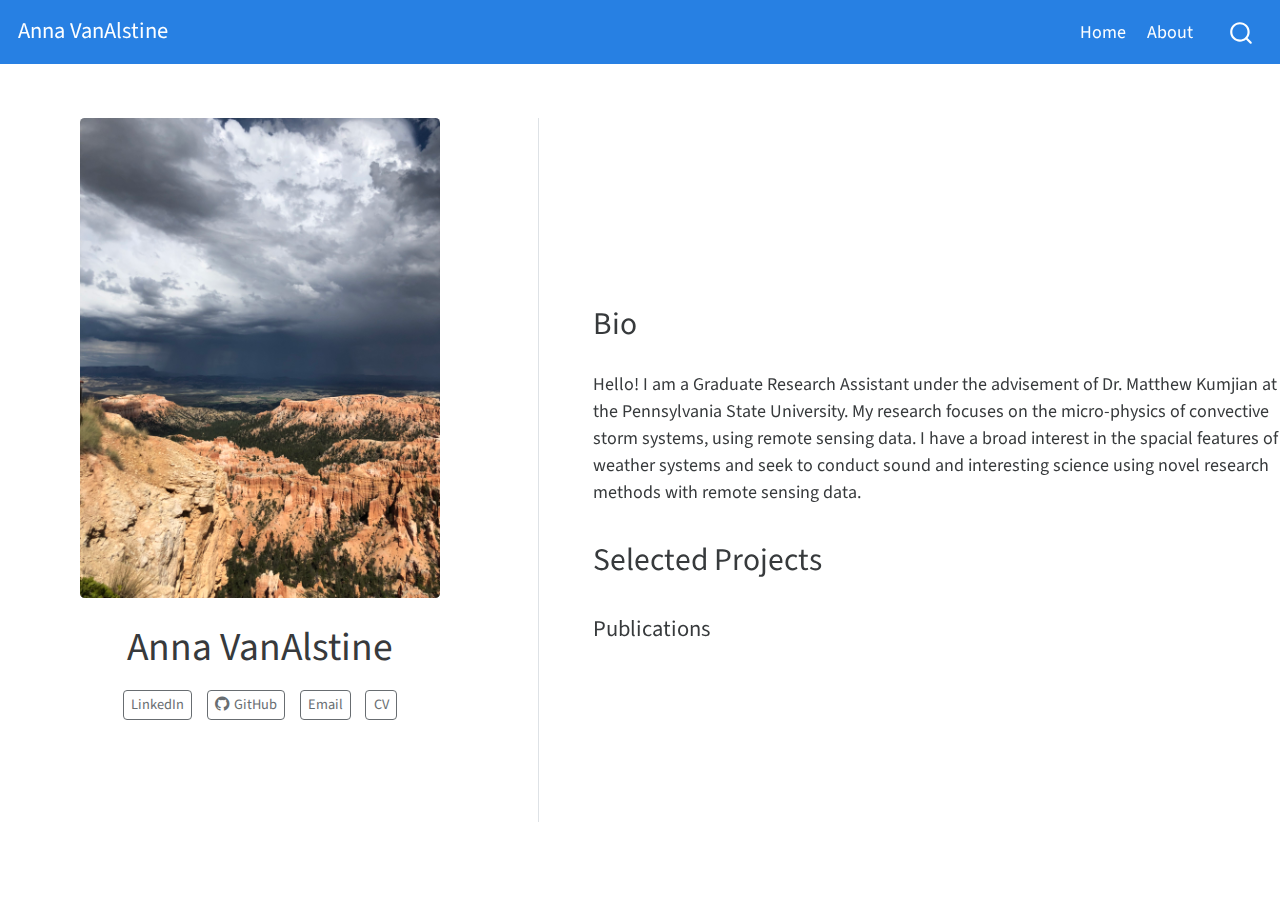
<file: _docs/index.html>
<!DOCTYPE html>
<html xmlns="http://www.w3.org/1999/xhtml" lang="en" xml:lang="en"><head>

<meta charset="utf-8">
<meta name="generator" content="quarto-1.1.189">

<meta name="viewport" content="width=device-width, initial-scale=1.0, user-scalable=yes">


<title>Anna VanAlstine</title>
<style>
code{white-space: pre-wrap;}
span.smallcaps{font-variant: small-caps;}
div.columns{display: flex; gap: min(4vw, 1.5em);}
div.column{flex: auto; overflow-x: auto;}
div.hanging-indent{margin-left: 1.5em; text-indent: -1.5em;}
ul.task-list{list-style: none;}
ul.task-list li input[type="checkbox"] {
  width: 0.8em;
  margin: 0 0.8em 0.2em -1.6em;
  vertical-align: middle;
}
</style>


<script src="site_libs/quarto-nav/quarto-nav.js"></script>
<script src="site_libs/quarto-nav/headroom.min.js"></script>
<script src="site_libs/clipboard/clipboard.min.js"></script>
<script src="site_libs/quarto-search/autocomplete.umd.js"></script>
<script src="site_libs/quarto-search/fuse.min.js"></script>
<script src="site_libs/quarto-search/quarto-search.js"></script>
<meta name="quarto:offset" content="./">
<script src="site_libs/quarto-html/quarto.js"></script>
<script src="site_libs/quarto-html/popper.min.js"></script>
<script src="site_libs/quarto-html/tippy.umd.min.js"></script>
<link href="site_libs/quarto-html/tippy.css" rel="stylesheet">
<link href="site_libs/quarto-html/quarto-syntax-highlighting.css" rel="stylesheet" id="quarto-text-highlighting-styles">
<script src="site_libs/bootstrap/bootstrap.min.js"></script>
<link href="site_libs/bootstrap/bootstrap-icons.css" rel="stylesheet">
<link href="site_libs/bootstrap/bootstrap.min.css" rel="stylesheet" id="quarto-bootstrap" data-mode="light">
<script id="quarto-search-options" type="application/json">{
  "location": "navbar",
  "copy-button": false,
  "collapse-after": 3,
  "panel-placement": "end",
  "type": "overlay",
  "limit": 20,
  "language": {
    "search-no-results-text": "No results",
    "search-matching-documents-text": "matching documents",
    "search-copy-link-title": "Copy link to search",
    "search-hide-matches-text": "Hide additional matches",
    "search-more-match-text": "more match in this document",
    "search-more-matches-text": "more matches in this document",
    "search-clear-button-title": "Clear",
    "search-detached-cancel-button-title": "Cancel",
    "search-submit-button-title": "Submit"
  }
}</script>


<link rel="stylesheet" href="styles.css">
</head>

<body class="nav-fixed fullcontent">

<div id="quarto-search-results"></div>
  <header id="quarto-header" class="headroom fixed-top">
    <nav class="navbar navbar-expand-lg navbar-dark ">
      <div class="navbar-container container-fluid">
      <div class="navbar-brand-container">
    <a class="navbar-brand" href="./index.html">
    <span class="navbar-title">Anna VanAlstine</span>
    </a>
  </div>
          <button class="navbar-toggler" type="button" data-bs-toggle="collapse" data-bs-target="#navbarCollapse" aria-controls="navbarCollapse" aria-expanded="false" aria-label="Toggle navigation" onclick="if (window.quartoToggleHeadroom) { window.quartoToggleHeadroom(); }">
  <span class="navbar-toggler-icon"></span>
</button>
          <div class="collapse navbar-collapse" id="navbarCollapse">
            <ul class="navbar-nav navbar-nav-scroll ms-auto">
  <li class="nav-item">
    <a class="nav-link active" href="./index.html" aria-current="page">Home</a>
  </li>  
  <li class="nav-item">
    <a class="nav-link" href="./about.html">About</a>
  </li>  
</ul>
              <div id="quarto-search" class="" title="Search"></div>
          </div> <!-- /navcollapse -->
      </div> <!-- /container-fluid -->
    </nav>
</header>
<!-- content -->
<div id="quarto-content" class="quarto-container page-columns page-rows-contents page-layout-article page-navbar">
<!-- sidebar -->
<!-- margin-sidebar -->
    
<!-- main -->
<div class="quarto-about-trestles page-columns page-full">
  <div class="about-entity">
    <img src="IMG_9743.jpg" class="about-image
  rounded " style="width: 20em;">
<header id="title-block-header" class="quarto-title-block default">
<div class="quarto-title">
<h1 class="title">Anna VanAlstine</h1>
</div>
<div class="quarto-title-meta">
  </div>
</header>
    <div class="about-links">
  <a href="https://linkedin.com/in/anna-vanalstine-0561b661" class="about-link">
     <span class="about-link-text">LinkedIn</span>
  </a>
  <a href="https://github.com/kpastate81" class="about-link">
    <i class="bi bi-github"></i>
     <span class="about-link-text">GitHub</span>
  </a>
  <a href="" class="about-link">
     <span class="about-link-text">Email</span>
  </a>
  <a href="" class="about-link">
     <span class="about-link-text">CV</span>
  </a>
</div>
  </div>
  <div class="about-contents page-columns page-full"><main class="content page-columns page-full" id="quarto-document-content">
<div class="column-page">
<section id="bio" class="level2">
<h2 data-anchor-id="bio">Bio</h2>
<p>Hello! I am a Graduate Research Assistant under the advisement of Dr.&nbsp;Matthew Kumjian at the Pennsylvania State University. My research focuses on the micro-physics of convective storm systems, using remote sensing data. I have a broad interest in the spacial features of weather systems and seek to conduct sound and interesting science using novel research methods with remote sensing data.</p>
<!--On this site I keep a list of [my publications](papers), [presentations](presentations), and my CV.-->
<p>
</p>
</section>
<section id="selected-projects" class="level2">
<h2 data-anchor-id="selected-projects">Selected Projects</h2>
<section id="publications" class="level4">
<h4 data-anchor-id="publications">Publications</h4>
</section>
</section>
</div>


</main></div>
</div>
 <!-- /main -->
<script id="quarto-html-after-body" type="application/javascript">
window.document.addEventListener("DOMContentLoaded", function (event) {
  const toggleBodyColorMode = (bsSheetEl) => {
    const mode = bsSheetEl.getAttribute("data-mode");
    const bodyEl = window.document.querySelector("body");
    if (mode === "dark") {
      bodyEl.classList.add("quarto-dark");
      bodyEl.classList.remove("quarto-light");
    } else {
      bodyEl.classList.add("quarto-light");
      bodyEl.classList.remove("quarto-dark");
    }
  }
  const toggleBodyColorPrimary = () => {
    const bsSheetEl = window.document.querySelector("link#quarto-bootstrap");
    if (bsSheetEl) {
      toggleBodyColorMode(bsSheetEl);
    }
  }
  toggleBodyColorPrimary();  
  const clipboard = new window.ClipboardJS('.code-copy-button', {
    target: function(trigger) {
      return trigger.previousElementSibling;
    }
  });
  clipboard.on('success', function(e) {
    // button target
    const button = e.trigger;
    // don't keep focus
    button.blur();
    // flash "checked"
    button.classList.add('code-copy-button-checked');
    var currentTitle = button.getAttribute("title");
    button.setAttribute("title", "Copied!");
    setTimeout(function() {
      button.setAttribute("title", currentTitle);
      button.classList.remove('code-copy-button-checked');
    }, 1000);
    // clear code selection
    e.clearSelection();
  });
  function tippyHover(el, contentFn) {
    const config = {
      allowHTML: true,
      content: contentFn,
      maxWidth: 500,
      delay: 100,
      arrow: false,
      appendTo: function(el) {
          return el.parentElement;
      },
      interactive: true,
      interactiveBorder: 10,
      theme: 'quarto',
      placement: 'bottom-start'
    };
    window.tippy(el, config); 
  }
  const noterefs = window.document.querySelectorAll('a[role="doc-noteref"]');
  for (var i=0; i<noterefs.length; i++) {
    const ref = noterefs[i];
    tippyHover(ref, function() {
      // use id or data attribute instead here
      let href = ref.getAttribute('data-footnote-href') || ref.getAttribute('href');
      try { href = new URL(href).hash; } catch {}
      const id = href.replace(/^#\/?/, "");
      const note = window.document.getElementById(id);
      return note.innerHTML;
    });
  }
  var bibliorefs = window.document.querySelectorAll('a[role="doc-biblioref"]');
  for (var i=0; i<bibliorefs.length; i++) {
    const ref = bibliorefs[i];
    const cites = ref.parentNode.getAttribute('data-cites').split(' ');
    tippyHover(ref, function() {
      var popup = window.document.createElement('div');
      cites.forEach(function(cite) {
        var citeDiv = window.document.createElement('div');
        citeDiv.classList.add('hanging-indent');
        citeDiv.classList.add('csl-entry');
        var biblioDiv = window.document.getElementById('ref-' + cite);
        if (biblioDiv) {
          citeDiv.innerHTML = biblioDiv.innerHTML;
        }
        popup.appendChild(citeDiv);
      });
      return popup.innerHTML;
    });
  }
});
</script>
</div> <!-- /content -->



</body></html>
</file>
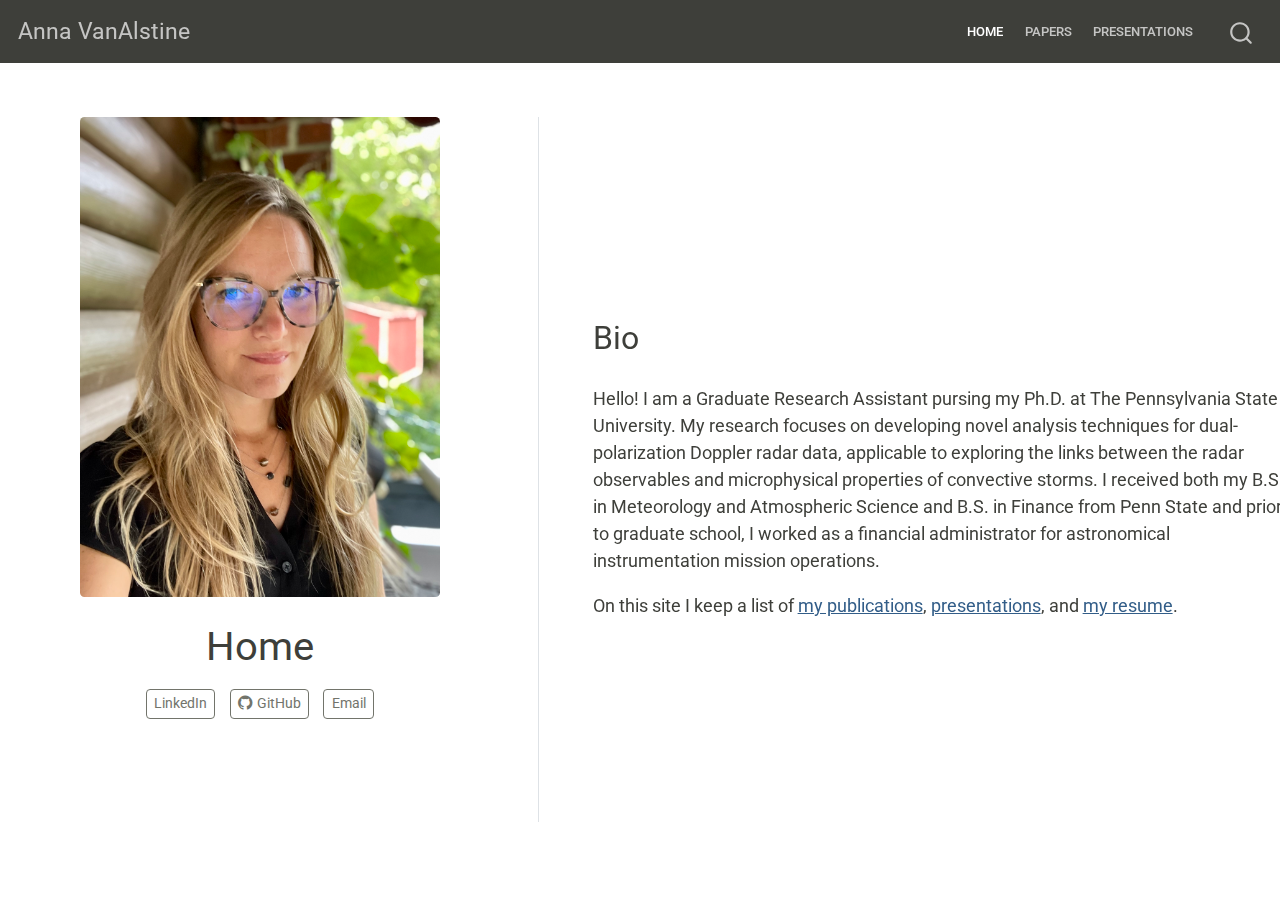
<file: docs/index.html>
<!DOCTYPE html>
<html xmlns="http://www.w3.org/1999/xhtml" lang="en" xml:lang="en"><head>

<meta charset="utf-8">
<meta name="generator" content="quarto-1.2.335">

<meta name="viewport" content="width=device-width, initial-scale=1.0, user-scalable=yes">


<title>Anna VanAlstine - Home</title>
<style>
code{white-space: pre-wrap;}
span.smallcaps{font-variant: small-caps;}
div.columns{display: flex; gap: min(4vw, 1.5em);}
div.column{flex: auto; overflow-x: auto;}
div.hanging-indent{margin-left: 1.5em; text-indent: -1.5em;}
ul.task-list{list-style: none;}
ul.task-list li input[type="checkbox"] {
  width: 0.8em;
  margin: 0 0.8em 0.2em -1.6em;
  vertical-align: middle;
}
</style>


<script src="site_libs/quarto-nav/quarto-nav.js"></script>
<script src="site_libs/quarto-nav/headroom.min.js"></script>
<script src="site_libs/clipboard/clipboard.min.js"></script>
<script src="site_libs/quarto-search/autocomplete.umd.js"></script>
<script src="site_libs/quarto-search/fuse.min.js"></script>
<script src="site_libs/quarto-search/quarto-search.js"></script>
<meta name="quarto:offset" content="./">
<script src="site_libs/quarto-html/quarto.js"></script>
<script src="site_libs/quarto-html/popper.min.js"></script>
<script src="site_libs/quarto-html/tippy.umd.min.js"></script>
<link href="site_libs/quarto-html/tippy.css" rel="stylesheet">
<link href="site_libs/quarto-html/quarto-syntax-highlighting.css" rel="stylesheet" id="quarto-text-highlighting-styles">
<script src="site_libs/bootstrap/bootstrap.min.js"></script>
<link href="site_libs/bootstrap/bootstrap-icons.css" rel="stylesheet">
<link href="site_libs/bootstrap/bootstrap.min.css" rel="stylesheet" id="quarto-bootstrap" data-mode="light">
<script id="quarto-search-options" type="application/json">{
  "location": "navbar",
  "copy-button": false,
  "collapse-after": 3,
  "panel-placement": "end",
  "type": "overlay",
  "limit": 20,
  "language": {
    "search-no-results-text": "No results",
    "search-matching-documents-text": "matching documents",
    "search-copy-link-title": "Copy link to search",
    "search-hide-matches-text": "Hide additional matches",
    "search-more-match-text": "more match in this document",
    "search-more-matches-text": "more matches in this document",
    "search-clear-button-title": "Clear",
    "search-detached-cancel-button-title": "Cancel",
    "search-submit-button-title": "Submit"
  }
}</script>


<link rel="stylesheet" href="styles.css">
</head>

<body class="nav-fixed fullcontent">

<div id="quarto-search-results"></div>
  <header id="quarto-header" class="headroom fixed-top">
    <nav class="navbar navbar-expand-lg navbar-dark ">
      <div class="navbar-container container-fluid">
      <div class="navbar-brand-container">
    <a class="navbar-brand" href="./index.html">
    <span class="navbar-title">Anna VanAlstine</span>
    </a>
  </div>
          <button class="navbar-toggler" type="button" data-bs-toggle="collapse" data-bs-target="#navbarCollapse" aria-controls="navbarCollapse" aria-expanded="false" aria-label="Toggle navigation" onclick="if (window.quartoToggleHeadroom) { window.quartoToggleHeadroom(); }">
  <span class="navbar-toggler-icon"></span>
</button>
          <div class="collapse navbar-collapse" id="navbarCollapse">
            <ul class="navbar-nav navbar-nav-scroll ms-auto">
  <li class="nav-item">
    <a class="nav-link active" href="./index.html" aria-current="page">
 <span class="menu-text">Home</span></a>
  </li>  
  <li class="nav-item">
    <a class="nav-link" href="./papers">
 <span class="menu-text">Papers</span></a>
  </li>  
  <li class="nav-item">
    <a class="nav-link" href="./presentations">
 <span class="menu-text">Presentations</span></a>
  </li>  
</ul>
              <div id="quarto-search" class="" title="Search"></div>
          </div> <!-- /navcollapse -->
      </div> <!-- /container-fluid -->
    </nav>
</header>
<!-- content -->
<div id="quarto-content" class="quarto-container page-columns page-rows-contents page-layout-article page-navbar">
<!-- sidebar -->
<!-- margin-sidebar -->
    
<!-- main -->
<div class="quarto-about-trestles page-columns page-full">
  <div class="about-entity">
    <img src="IMG_6429.jpg" class="about-image
  rounded " style="width: 20em;">
<header id="title-block-header" class="quarto-title-block default">
<div class="quarto-title">
<h1 class="title">Home</h1>
</div>
<div class="quarto-title-meta">
  </div>
</header>
    <div class="about-links">
  <a href="https://linkedin.com/in/anna-vanalstine-0561b661" class="about-link">
     <span class="about-link-text">LinkedIn</span>
  </a>
  <a href="https://github.com/kpastate81" class="about-link">
    <i class="bi bi-github"></i>
     <span class="about-link-text">GitHub</span>
  </a>
  <a href="mailto:aev5019@psu.edu" class="about-link">
     <span class="about-link-text">Email</span>
  </a>
</div>
  </div>
  <div class="about-contents page-columns page-full"><main class="content page-columns page-full" id="quarto-document-content">
<section id="bio" class="level2 column-page">
<h2 data-anchor-id="bio">Bio</h2>
<p>Hello! I am a Graduate Research Assistant pursing my Ph.D.&nbsp;at The Pennsylvania State University. My research focuses on developing novel analysis techniques for dual-polarization Doppler radar data, applicable to exploring the links between the radar observables and microphysical properties of convective storms. I received both my B.S. in Meteorology and Atmospheric Science and B.S. in Finance from Penn State and prior to graduate school, I worked as a financial administrator for astronomical instrumentation mission operations.</p>
<p>On this site I keep a list of <a href="papers">my publications</a>, <a href="presentations">presentations</a>, and <a href="resume.pdf">my resume</a>.</p>
<p>
</p>
<!--### Selected Projects
#### Publications-->
</section>


</main></div>
</div>
 <!-- /main -->
<script id="quarto-html-after-body" type="application/javascript">
window.document.addEventListener("DOMContentLoaded", function (event) {
  const toggleBodyColorMode = (bsSheetEl) => {
    const mode = bsSheetEl.getAttribute("data-mode");
    const bodyEl = window.document.querySelector("body");
    if (mode === "dark") {
      bodyEl.classList.add("quarto-dark");
      bodyEl.classList.remove("quarto-light");
    } else {
      bodyEl.classList.add("quarto-light");
      bodyEl.classList.remove("quarto-dark");
    }
  }
  const toggleBodyColorPrimary = () => {
    const bsSheetEl = window.document.querySelector("link#quarto-bootstrap");
    if (bsSheetEl) {
      toggleBodyColorMode(bsSheetEl);
    }
  }
  toggleBodyColorPrimary();  
  const clipboard = new window.ClipboardJS('.code-copy-button', {
    target: function(trigger) {
      return trigger.previousElementSibling;
    }
  });
  clipboard.on('success', function(e) {
    // button target
    const button = e.trigger;
    // don't keep focus
    button.blur();
    // flash "checked"
    button.classList.add('code-copy-button-checked');
    var currentTitle = button.getAttribute("title");
    button.setAttribute("title", "Copied!");
    let tooltip;
    if (window.bootstrap) {
      button.setAttribute("data-bs-toggle", "tooltip");
      button.setAttribute("data-bs-placement", "left");
      button.setAttribute("data-bs-title", "Copied!");
      tooltip = new bootstrap.Tooltip(button, 
        { trigger: "manual", 
          customClass: "code-copy-button-tooltip",
          offset: [0, -8]});
      tooltip.show();    
    }
    setTimeout(function() {
      if (tooltip) {
        tooltip.hide();
        button.removeAttribute("data-bs-title");
        button.removeAttribute("data-bs-toggle");
        button.removeAttribute("data-bs-placement");
      }
      button.setAttribute("title", currentTitle);
      button.classList.remove('code-copy-button-checked');
    }, 1000);
    // clear code selection
    e.clearSelection();
  });
  function tippyHover(el, contentFn) {
    const config = {
      allowHTML: true,
      content: contentFn,
      maxWidth: 500,
      delay: 100,
      arrow: false,
      appendTo: function(el) {
          return el.parentElement;
      },
      interactive: true,
      interactiveBorder: 10,
      theme: 'quarto',
      placement: 'bottom-start'
    };
    window.tippy(el, config); 
  }
  const noterefs = window.document.querySelectorAll('a[role="doc-noteref"]');
  for (var i=0; i<noterefs.length; i++) {
    const ref = noterefs[i];
    tippyHover(ref, function() {
      // use id or data attribute instead here
      let href = ref.getAttribute('data-footnote-href') || ref.getAttribute('href');
      try { href = new URL(href).hash; } catch {}
      const id = href.replace(/^#\/?/, "");
      const note = window.document.getElementById(id);
      return note.innerHTML;
    });
  }
  const findCites = (el) => {
    const parentEl = el.parentElement;
    if (parentEl) {
      const cites = parentEl.dataset.cites;
      if (cites) {
        return {
          el,
          cites: cites.split(' ')
        };
      } else {
        return findCites(el.parentElement)
      }
    } else {
      return undefined;
    }
  };
  var bibliorefs = window.document.querySelectorAll('a[role="doc-biblioref"]');
  for (var i=0; i<bibliorefs.length; i++) {
    const ref = bibliorefs[i];
    const citeInfo = findCites(ref);
    if (citeInfo) {
      tippyHover(citeInfo.el, function() {
        var popup = window.document.createElement('div');
        citeInfo.cites.forEach(function(cite) {
          var citeDiv = window.document.createElement('div');
          citeDiv.classList.add('hanging-indent');
          citeDiv.classList.add('csl-entry');
          var biblioDiv = window.document.getElementById('ref-' + cite);
          if (biblioDiv) {
            citeDiv.innerHTML = biblioDiv.innerHTML;
          }
          popup.appendChild(citeDiv);
        });
        return popup.innerHTML;
      });
    }
  }
});
</script>
</div> <!-- /content -->



</body></html>
</file>
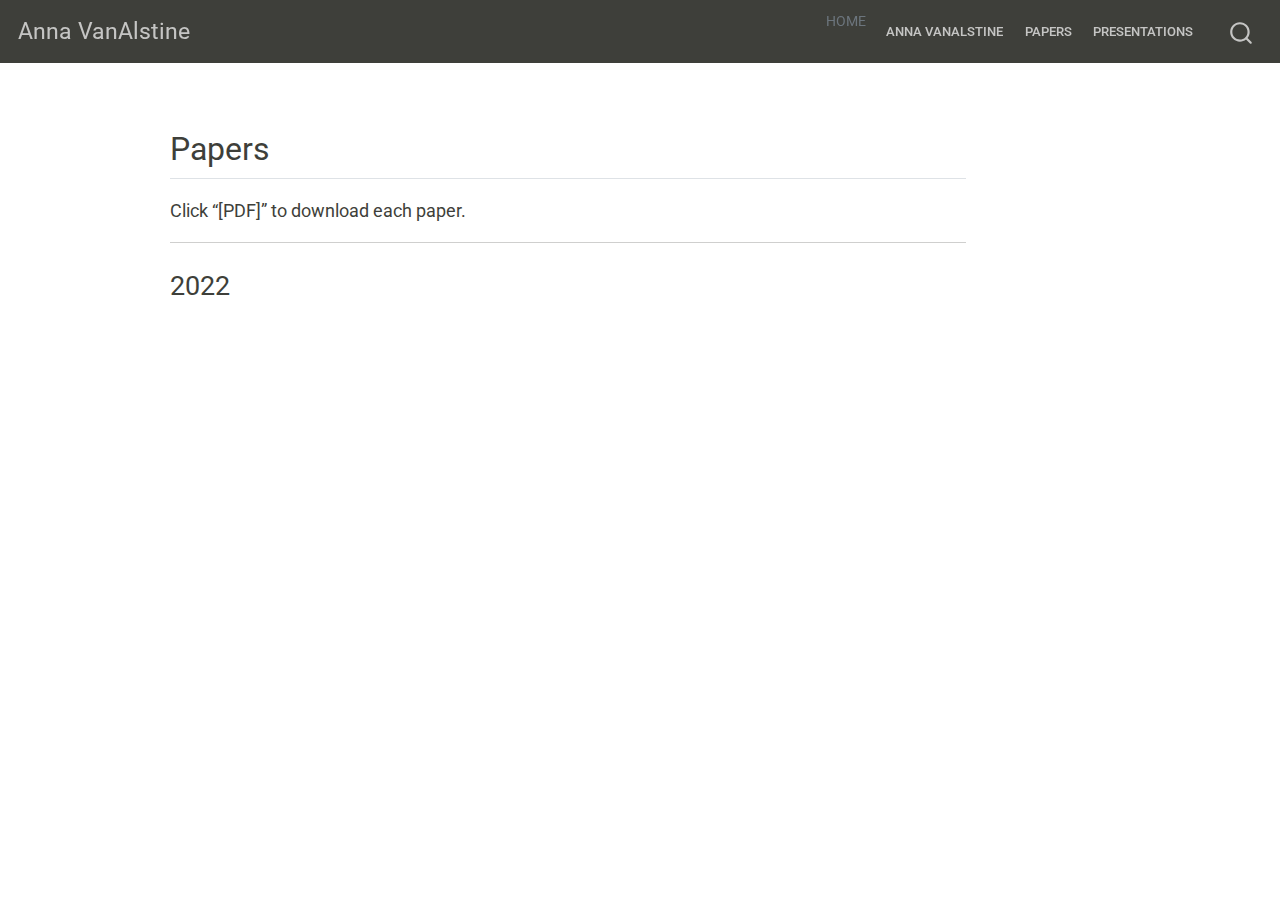
<file: docs/papers/index.html>
<!DOCTYPE html>
<html xmlns="http://www.w3.org/1999/xhtml" lang="en" xml:lang="en"><head>

<meta charset="utf-8">
<meta name="generator" content="quarto-1.2.335">

<meta name="viewport" content="width=device-width, initial-scale=1.0, user-scalable=yes">


<title>Anna VanAlstine – index</title>
<style>
code{white-space: pre-wrap;}
span.smallcaps{font-variant: small-caps;}
div.columns{display: flex; gap: min(4vw, 1.5em);}
div.column{flex: auto; overflow-x: auto;}
div.hanging-indent{margin-left: 1.5em; text-indent: -1.5em;}
ul.task-list{list-style: none;}
ul.task-list li input[type="checkbox"] {
  width: 0.8em;
  margin: 0 0.8em 0.2em -1.6em;
  vertical-align: middle;
}
</style>


<script src="../site_libs/quarto-nav/quarto-nav.js"></script>
<script src="../site_libs/quarto-nav/headroom.min.js"></script>
<script src="../site_libs/clipboard/clipboard.min.js"></script>
<script src="../site_libs/quarto-search/autocomplete.umd.js"></script>
<script src="../site_libs/quarto-search/fuse.min.js"></script>
<script src="../site_libs/quarto-search/quarto-search.js"></script>
<meta name="quarto:offset" content="../">
<script src="../site_libs/quarto-html/quarto.js"></script>
<script src="../site_libs/quarto-html/popper.min.js"></script>
<script src="../site_libs/quarto-html/tippy.umd.min.js"></script>
<script src="../site_libs/quarto-html/anchor.min.js"></script>
<link href="../site_libs/quarto-html/tippy.css" rel="stylesheet">
<link href="../site_libs/quarto-html/quarto-syntax-highlighting.css" rel="stylesheet" id="quarto-text-highlighting-styles">
<script src="../site_libs/bootstrap/bootstrap.min.js"></script>
<link href="../site_libs/bootstrap/bootstrap-icons.css" rel="stylesheet">
<link href="../site_libs/bootstrap/bootstrap.min.css" rel="stylesheet" id="quarto-bootstrap" data-mode="light">
<script id="quarto-search-options" type="application/json">{
  "location": "navbar",
  "copy-button": false,
  "collapse-after": 3,
  "panel-placement": "end",
  "type": "overlay",
  "limit": 20,
  "language": {
    "search-no-results-text": "No results",
    "search-matching-documents-text": "matching documents",
    "search-copy-link-title": "Copy link to search",
    "search-hide-matches-text": "Hide additional matches",
    "search-more-match-text": "more match in this document",
    "search-more-matches-text": "more matches in this document",
    "search-clear-button-title": "Clear",
    "search-detached-cancel-button-title": "Cancel",
    "search-submit-button-title": "Submit"
  }
}</script>


<link rel="stylesheet" href="../styles.css">
</head>

<body class="nav-fixed">

<div id="quarto-search-results"></div>
  <header id="quarto-header" class="headroom fixed-top">
    <nav class="navbar navbar-expand-lg navbar-dark ">
      <div class="navbar-container container-fluid">
      <div class="navbar-brand-container">
    <a class="navbar-brand" href="../index.html">
    <span class="navbar-title">Anna VanAlstine</span>
    </a>
  </div>
          <button class="navbar-toggler" type="button" data-bs-toggle="collapse" data-bs-target="#navbarCollapse" aria-controls="navbarCollapse" aria-expanded="false" aria-label="Toggle navigation" onclick="if (window.quartoToggleHeadroom) { window.quartoToggleHeadroom(); }">
  <span class="navbar-toggler-icon"></span>
</button>
          <div class="collapse navbar-collapse" id="navbarCollapse">
            <ul class="navbar-nav navbar-nav-scroll ms-auto">
  <li class="dropdown-header">
 <span class="menu-text">Home</span></li>
  <li class="nav-item">
    <a class="nav-link" href="../index.html">
 <span class="menu-text">Anna VanAlstine</span></a>
  </li>  
  <li class="nav-item">
    <a class="nav-link" href="../papers">
 <span class="menu-text">Papers</span></a>
  </li>  
  <li class="nav-item">
    <a class="nav-link" href="../presentations">
 <span class="menu-text">Presentations</span></a>
  </li>  
</ul>
              <div id="quarto-search" class="" title="Search"></div>
          </div> <!-- /navcollapse -->
      </div> <!-- /container-fluid -->
    </nav>
</header>
<!-- content -->
<div id="quarto-content" class="quarto-container page-columns page-rows-contents page-layout-article page-navbar">
<!-- sidebar -->
<!-- margin-sidebar -->
    <div id="quarto-margin-sidebar" class="sidebar margin-sidebar">
        
    </div>
<!-- main -->
<main class="content" id="quarto-document-content">





<title>
Papers
</title>


<h2 class="anchored">
Papers
</h2>
Click “[PDF]” to download each paper.
<hr>
<h3 class="anchored">
2022
</h3>





</main> <!-- /main -->
<script id="quarto-html-after-body" type="application/javascript">
window.document.addEventListener("DOMContentLoaded", function (event) {
  const toggleBodyColorMode = (bsSheetEl) => {
    const mode = bsSheetEl.getAttribute("data-mode");
    const bodyEl = window.document.querySelector("body");
    if (mode === "dark") {
      bodyEl.classList.add("quarto-dark");
      bodyEl.classList.remove("quarto-light");
    } else {
      bodyEl.classList.add("quarto-light");
      bodyEl.classList.remove("quarto-dark");
    }
  }
  const toggleBodyColorPrimary = () => {
    const bsSheetEl = window.document.querySelector("link#quarto-bootstrap");
    if (bsSheetEl) {
      toggleBodyColorMode(bsSheetEl);
    }
  }
  toggleBodyColorPrimary();  
  const icon = "";
  const anchorJS = new window.AnchorJS();
  anchorJS.options = {
    placement: 'right',
    icon: icon
  };
  anchorJS.add('.anchored');
  const clipboard = new window.ClipboardJS('.code-copy-button', {
    target: function(trigger) {
      return trigger.previousElementSibling;
    }
  });
  clipboard.on('success', function(e) {
    // button target
    const button = e.trigger;
    // don't keep focus
    button.blur();
    // flash "checked"
    button.classList.add('code-copy-button-checked');
    var currentTitle = button.getAttribute("title");
    button.setAttribute("title", "Copied!");
    let tooltip;
    if (window.bootstrap) {
      button.setAttribute("data-bs-toggle", "tooltip");
      button.setAttribute("data-bs-placement", "left");
      button.setAttribute("data-bs-title", "Copied!");
      tooltip = new bootstrap.Tooltip(button, 
        { trigger: "manual", 
          customClass: "code-copy-button-tooltip",
          offset: [0, -8]});
      tooltip.show();    
    }
    setTimeout(function() {
      if (tooltip) {
        tooltip.hide();
        button.removeAttribute("data-bs-title");
        button.removeAttribute("data-bs-toggle");
        button.removeAttribute("data-bs-placement");
      }
      button.setAttribute("title", currentTitle);
      button.classList.remove('code-copy-button-checked');
    }, 1000);
    // clear code selection
    e.clearSelection();
  });
  function tippyHover(el, contentFn) {
    const config = {
      allowHTML: true,
      content: contentFn,
      maxWidth: 500,
      delay: 100,
      arrow: false,
      appendTo: function(el) {
          return el.parentElement;
      },
      interactive: true,
      interactiveBorder: 10,
      theme: 'quarto',
      placement: 'bottom-start'
    };
    window.tippy(el, config); 
  }
  const noterefs = window.document.querySelectorAll('a[role="doc-noteref"]');
  for (var i=0; i<noterefs.length; i++) {
    const ref = noterefs[i];
    tippyHover(ref, function() {
      // use id or data attribute instead here
      let href = ref.getAttribute('data-footnote-href') || ref.getAttribute('href');
      try { href = new URL(href).hash; } catch {}
      const id = href.replace(/^#\/?/, "");
      const note = window.document.getElementById(id);
      return note.innerHTML;
    });
  }
  const findCites = (el) => {
    const parentEl = el.parentElement;
    if (parentEl) {
      const cites = parentEl.dataset.cites;
      if (cites) {
        return {
          el,
          cites: cites.split(' ')
        };
      } else {
        return findCites(el.parentElement)
      }
    } else {
      return undefined;
    }
  };
  var bibliorefs = window.document.querySelectorAll('a[role="doc-biblioref"]');
  for (var i=0; i<bibliorefs.length; i++) {
    const ref = bibliorefs[i];
    const citeInfo = findCites(ref);
    if (citeInfo) {
      tippyHover(citeInfo.el, function() {
        var popup = window.document.createElement('div');
        citeInfo.cites.forEach(function(cite) {
          var citeDiv = window.document.createElement('div');
          citeDiv.classList.add('hanging-indent');
          citeDiv.classList.add('csl-entry');
          var biblioDiv = window.document.getElementById('ref-' + cite);
          if (biblioDiv) {
            citeDiv.innerHTML = biblioDiv.innerHTML;
          }
          popup.appendChild(citeDiv);
        });
        return popup.innerHTML;
      });
    }
  }
});
</script>
</div> <!-- /content -->



</body></html>
</file>
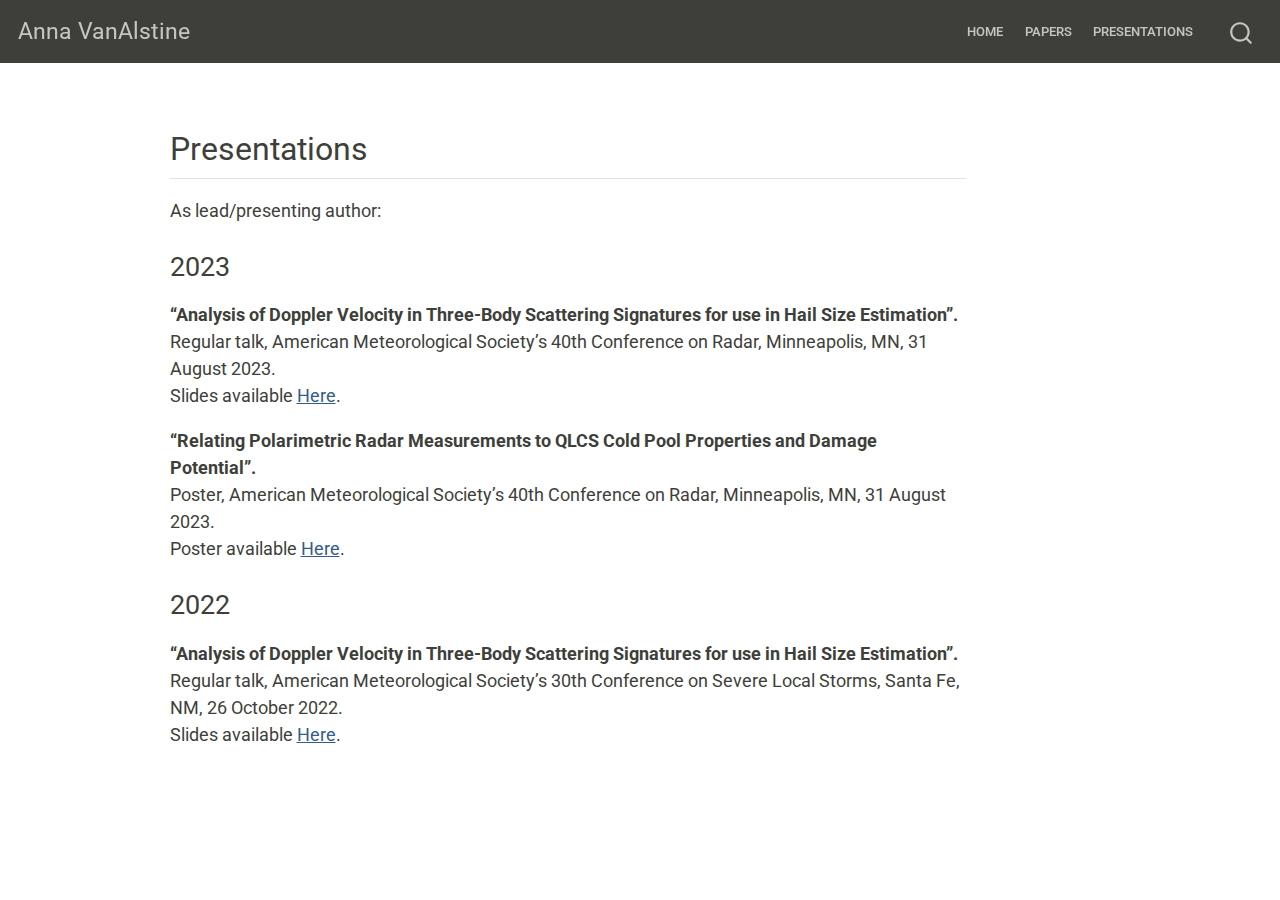
<file: docs/presentations/index.html>
<!DOCTYPE html>
<html xmlns="http://www.w3.org/1999/xhtml" lang="en" xml:lang="en"><head>

<meta charset="utf-8">
<meta name="generator" content="quarto-1.2.335">

<meta name="viewport" content="width=device-width, initial-scale=1.0, user-scalable=yes">


<title>Anna VanAlstine – index</title>
<style>
code{white-space: pre-wrap;}
span.smallcaps{font-variant: small-caps;}
div.columns{display: flex; gap: min(4vw, 1.5em);}
div.column{flex: auto; overflow-x: auto;}
div.hanging-indent{margin-left: 1.5em; text-indent: -1.5em;}
ul.task-list{list-style: none;}
ul.task-list li input[type="checkbox"] {
  width: 0.8em;
  margin: 0 0.8em 0.2em -1.6em;
  vertical-align: middle;
}
</style>


<script src="../site_libs/quarto-nav/quarto-nav.js"></script>
<script src="../site_libs/quarto-nav/headroom.min.js"></script>
<script src="../site_libs/clipboard/clipboard.min.js"></script>
<script src="../site_libs/quarto-search/autocomplete.umd.js"></script>
<script src="../site_libs/quarto-search/fuse.min.js"></script>
<script src="../site_libs/quarto-search/quarto-search.js"></script>
<meta name="quarto:offset" content="../">
<script src="../site_libs/quarto-html/quarto.js"></script>
<script src="../site_libs/quarto-html/popper.min.js"></script>
<script src="../site_libs/quarto-html/tippy.umd.min.js"></script>
<script src="../site_libs/quarto-html/anchor.min.js"></script>
<link href="../site_libs/quarto-html/tippy.css" rel="stylesheet">
<link href="../site_libs/quarto-html/quarto-syntax-highlighting.css" rel="stylesheet" id="quarto-text-highlighting-styles">
<script src="../site_libs/bootstrap/bootstrap.min.js"></script>
<link href="../site_libs/bootstrap/bootstrap-icons.css" rel="stylesheet">
<link href="../site_libs/bootstrap/bootstrap.min.css" rel="stylesheet" id="quarto-bootstrap" data-mode="light">
<script id="quarto-search-options" type="application/json">{
  "location": "navbar",
  "copy-button": false,
  "collapse-after": 3,
  "panel-placement": "end",
  "type": "overlay",
  "limit": 20,
  "language": {
    "search-no-results-text": "No results",
    "search-matching-documents-text": "matching documents",
    "search-copy-link-title": "Copy link to search",
    "search-hide-matches-text": "Hide additional matches",
    "search-more-match-text": "more match in this document",
    "search-more-matches-text": "more matches in this document",
    "search-clear-button-title": "Clear",
    "search-detached-cancel-button-title": "Cancel",
    "search-submit-button-title": "Submit"
  }
}</script>


<link rel="stylesheet" href="../styles.css">
</head>

<body class="nav-fixed">

<div id="quarto-search-results"></div>
  <header id="quarto-header" class="headroom fixed-top">
    <nav class="navbar navbar-expand-lg navbar-dark ">
      <div class="navbar-container container-fluid">
      <div class="navbar-brand-container">
    <a class="navbar-brand" href="../index.html">
    <span class="navbar-title">Anna VanAlstine</span>
    </a>
  </div>
          <button class="navbar-toggler" type="button" data-bs-toggle="collapse" data-bs-target="#navbarCollapse" aria-controls="navbarCollapse" aria-expanded="false" aria-label="Toggle navigation" onclick="if (window.quartoToggleHeadroom) { window.quartoToggleHeadroom(); }">
  <span class="navbar-toggler-icon"></span>
</button>
          <div class="collapse navbar-collapse" id="navbarCollapse">
            <ul class="navbar-nav navbar-nav-scroll ms-auto">
  <li class="nav-item">
    <a class="nav-link" href="../index.html">
 <span class="menu-text">Home</span></a>
  </li>  
  <li class="nav-item">
    <a class="nav-link" href="../papers">
 <span class="menu-text">Papers</span></a>
  </li>  
  <li class="nav-item">
    <a class="nav-link" href="../presentations">
 <span class="menu-text">Presentations</span></a>
  </li>  
</ul>
              <div id="quarto-search" class="" title="Search"></div>
          </div> <!-- /navcollapse -->
      </div> <!-- /container-fluid -->
    </nav>
</header>
<!-- content -->
<div id="quarto-content" class="quarto-container page-columns page-rows-contents page-layout-article page-navbar">
<!-- sidebar -->
<!-- margin-sidebar -->
    <div id="quarto-margin-sidebar" class="sidebar margin-sidebar">
        
    </div>
<!-- main -->
<main class="content" id="quarto-document-content">





<title>
Presentations
</title>


<h2 class="anchored">
Presentations
</h2>
As lead/presenting author:
<h3 class="anchored">
2023
</h3>
<p>
</p><div>
<strong>“Analysis of Doppler Velocity in Three-Body Scattering Signatures for use in Hail Size Estimation”.</strong>
</div>
<div>
Regular talk, American Meteorological Society’s 40th Conference on Radar, Minneapolis, MN, 31 August 2023.
</div>
<div>
Slides available <a href="slides/RADAR_CONF_TBSS.pdf">Here</a>.
</div>
<p></p>
<p>
</p><div>
<strong>“Relating Polarimetric Radar Measurements to QLCS Cold Pool Properties and Damage Potential”.</strong>
</div>
<div>
Poster, American Meteorological Society’s 40th Conference on Radar, Minneapolis, MN, 31 August 2023.
</div>
<div>
Poster available <a href="slides/VanAlstine_RadarPoster2023.pdf">Here</a>.
</div>
<p></p>
<h3 class="anchored">
2022
</h3>
<p>
</p><div>
<strong>“Analysis of Doppler Velocity in Three-Body Scattering Signatures for use in Hail Size Estimation”.</strong>
</div>
<div>
Regular talk, American Meteorological Society’s 30th Conference on Severe Local Storms, Santa Fe, NM, 26 October 2022.
</div>
<div>
Slides available <a href="slides/SLS_ConferencePPvs_final.pdf">Here</a>.
</div>
<p></p>





</main> <!-- /main -->
<script id="quarto-html-after-body" type="application/javascript">
window.document.addEventListener("DOMContentLoaded", function (event) {
  const toggleBodyColorMode = (bsSheetEl) => {
    const mode = bsSheetEl.getAttribute("data-mode");
    const bodyEl = window.document.querySelector("body");
    if (mode === "dark") {
      bodyEl.classList.add("quarto-dark");
      bodyEl.classList.remove("quarto-light");
    } else {
      bodyEl.classList.add("quarto-light");
      bodyEl.classList.remove("quarto-dark");
    }
  }
  const toggleBodyColorPrimary = () => {
    const bsSheetEl = window.document.querySelector("link#quarto-bootstrap");
    if (bsSheetEl) {
      toggleBodyColorMode(bsSheetEl);
    }
  }
  toggleBodyColorPrimary();  
  const icon = "";
  const anchorJS = new window.AnchorJS();
  anchorJS.options = {
    placement: 'right',
    icon: icon
  };
  anchorJS.add('.anchored');
  const clipboard = new window.ClipboardJS('.code-copy-button', {
    target: function(trigger) {
      return trigger.previousElementSibling;
    }
  });
  clipboard.on('success', function(e) {
    // button target
    const button = e.trigger;
    // don't keep focus
    button.blur();
    // flash "checked"
    button.classList.add('code-copy-button-checked');
    var currentTitle = button.getAttribute("title");
    button.setAttribute("title", "Copied!");
    let tooltip;
    if (window.bootstrap) {
      button.setAttribute("data-bs-toggle", "tooltip");
      button.setAttribute("data-bs-placement", "left");
      button.setAttribute("data-bs-title", "Copied!");
      tooltip = new bootstrap.Tooltip(button, 
        { trigger: "manual", 
          customClass: "code-copy-button-tooltip",
          offset: [0, -8]});
      tooltip.show();    
    }
    setTimeout(function() {
      if (tooltip) {
        tooltip.hide();
        button.removeAttribute("data-bs-title");
        button.removeAttribute("data-bs-toggle");
        button.removeAttribute("data-bs-placement");
      }
      button.setAttribute("title", currentTitle);
      button.classList.remove('code-copy-button-checked');
    }, 1000);
    // clear code selection
    e.clearSelection();
  });
  function tippyHover(el, contentFn) {
    const config = {
      allowHTML: true,
      content: contentFn,
      maxWidth: 500,
      delay: 100,
      arrow: false,
      appendTo: function(el) {
          return el.parentElement;
      },
      interactive: true,
      interactiveBorder: 10,
      theme: 'quarto',
      placement: 'bottom-start'
    };
    window.tippy(el, config); 
  }
  const noterefs = window.document.querySelectorAll('a[role="doc-noteref"]');
  for (var i=0; i<noterefs.length; i++) {
    const ref = noterefs[i];
    tippyHover(ref, function() {
      // use id or data attribute instead here
      let href = ref.getAttribute('data-footnote-href') || ref.getAttribute('href');
      try { href = new URL(href).hash; } catch {}
      const id = href.replace(/^#\/?/, "");
      const note = window.document.getElementById(id);
      return note.innerHTML;
    });
  }
  const findCites = (el) => {
    const parentEl = el.parentElement;
    if (parentEl) {
      const cites = parentEl.dataset.cites;
      if (cites) {
        return {
          el,
          cites: cites.split(' ')
        };
      } else {
        return findCites(el.parentElement)
      }
    } else {
      return undefined;
    }
  };
  var bibliorefs = window.document.querySelectorAll('a[role="doc-biblioref"]');
  for (var i=0; i<bibliorefs.length; i++) {
    const ref = bibliorefs[i];
    const citeInfo = findCites(ref);
    if (citeInfo) {
      tippyHover(citeInfo.el, function() {
        var popup = window.document.createElement('div');
        citeInfo.cites.forEach(function(cite) {
          var citeDiv = window.document.createElement('div');
          citeDiv.classList.add('hanging-indent');
          citeDiv.classList.add('csl-entry');
          var biblioDiv = window.document.getElementById('ref-' + cite);
          if (biblioDiv) {
            citeDiv.innerHTML = biblioDiv.innerHTML;
          }
          popup.appendChild(citeDiv);
        });
        return popup.innerHTML;
      });
    }
  }
});
</script>
</div> <!-- /content -->



</body></html>
</file>
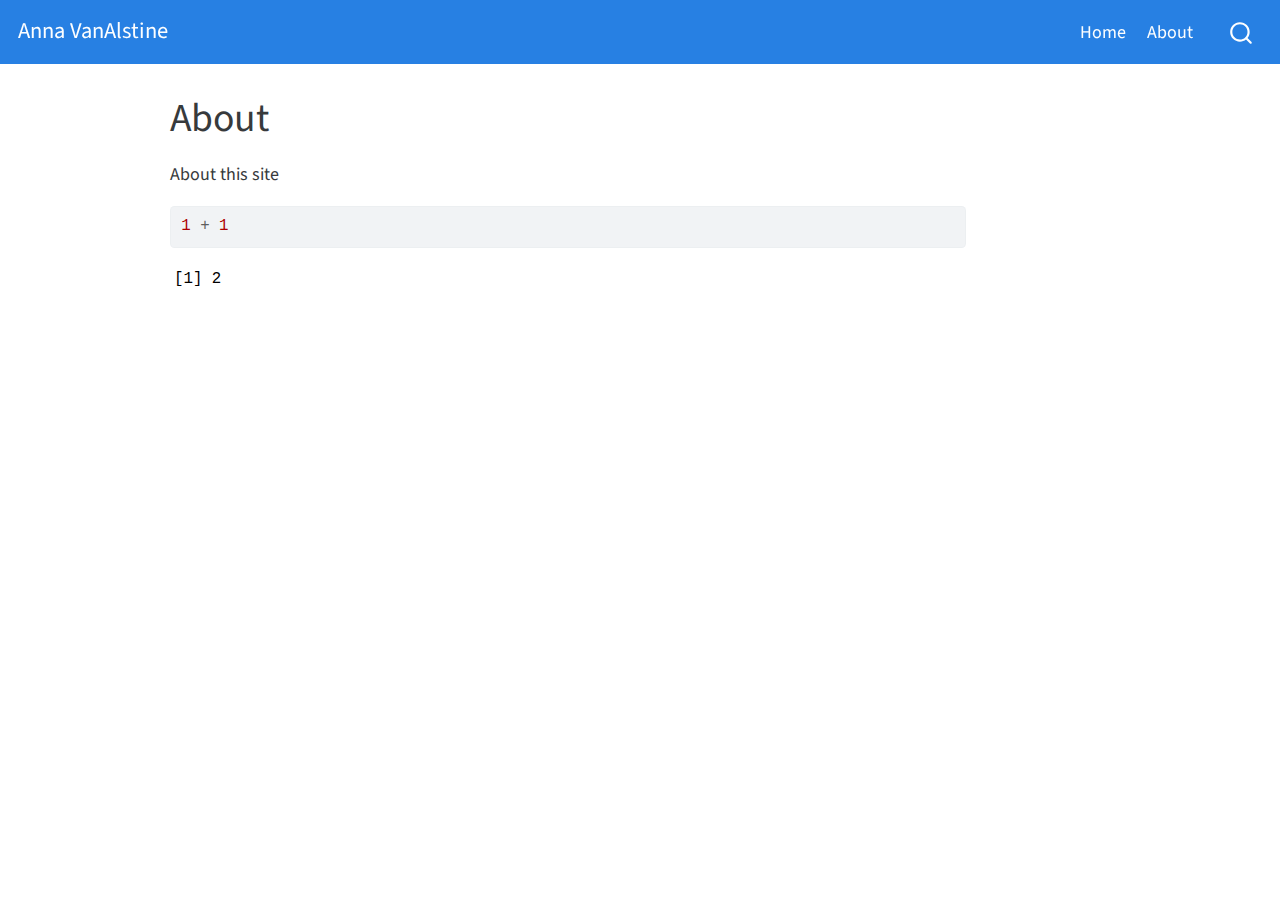
<file: _docs/about.html>
<!DOCTYPE html>
<html xmlns="http://www.w3.org/1999/xhtml" lang="en" xml:lang="en"><head>

<meta charset="utf-8">
<meta name="generator" content="quarto-1.1.189">

<meta name="viewport" content="width=device-width, initial-scale=1.0, user-scalable=yes">


<title>Anna VanAlstine - About</title>
<style>
code{white-space: pre-wrap;}
span.smallcaps{font-variant: small-caps;}
div.columns{display: flex; gap: min(4vw, 1.5em);}
div.column{flex: auto; overflow-x: auto;}
div.hanging-indent{margin-left: 1.5em; text-indent: -1.5em;}
ul.task-list{list-style: none;}
ul.task-list li input[type="checkbox"] {
  width: 0.8em;
  margin: 0 0.8em 0.2em -1.6em;
  vertical-align: middle;
}
pre > code.sourceCode { white-space: pre; position: relative; }
pre > code.sourceCode > span { display: inline-block; line-height: 1.25; }
pre > code.sourceCode > span:empty { height: 1.2em; }
.sourceCode { overflow: visible; }
code.sourceCode > span { color: inherit; text-decoration: inherit; }
div.sourceCode { margin: 1em 0; }
pre.sourceCode { margin: 0; }
@media screen {
div.sourceCode { overflow: auto; }
}
@media print {
pre > code.sourceCode { white-space: pre-wrap; }
pre > code.sourceCode > span { text-indent: -5em; padding-left: 5em; }
}
pre.numberSource code
  { counter-reset: source-line 0; }
pre.numberSource code > span
  { position: relative; left: -4em; counter-increment: source-line; }
pre.numberSource code > span > a:first-child::before
  { content: counter(source-line);
    position: relative; left: -1em; text-align: right; vertical-align: baseline;
    border: none; display: inline-block;
    -webkit-touch-callout: none; -webkit-user-select: none;
    -khtml-user-select: none; -moz-user-select: none;
    -ms-user-select: none; user-select: none;
    padding: 0 4px; width: 4em;
    color: #aaaaaa;
  }
pre.numberSource { margin-left: 3em; border-left: 1px solid #aaaaaa;  padding-left: 4px; }
div.sourceCode
  {   }
@media screen {
pre > code.sourceCode > span > a:first-child::before { text-decoration: underline; }
}
code span.al { color: #ff0000; font-weight: bold; } /* Alert */
code span.an { color: #60a0b0; font-weight: bold; font-style: italic; } /* Annotation */
code span.at { color: #7d9029; } /* Attribute */
code span.bn { color: #40a070; } /* BaseN */
code span.bu { color: #008000; } /* BuiltIn */
code span.cf { color: #007020; font-weight: bold; } /* ControlFlow */
code span.ch { color: #4070a0; } /* Char */
code span.cn { color: #880000; } /* Constant */
code span.co { color: #60a0b0; font-style: italic; } /* Comment */
code span.cv { color: #60a0b0; font-weight: bold; font-style: italic; } /* CommentVar */
code span.do { color: #ba2121; font-style: italic; } /* Documentation */
code span.dt { color: #902000; } /* DataType */
code span.dv { color: #40a070; } /* DecVal */
code span.er { color: #ff0000; font-weight: bold; } /* Error */
code span.ex { } /* Extension */
code span.fl { color: #40a070; } /* Float */
code span.fu { color: #06287e; } /* Function */
code span.im { color: #008000; font-weight: bold; } /* Import */
code span.in { color: #60a0b0; font-weight: bold; font-style: italic; } /* Information */
code span.kw { color: #007020; font-weight: bold; } /* Keyword */
code span.op { color: #666666; } /* Operator */
code span.ot { color: #007020; } /* Other */
code span.pp { color: #bc7a00; } /* Preprocessor */
code span.sc { color: #4070a0; } /* SpecialChar */
code span.ss { color: #bb6688; } /* SpecialString */
code span.st { color: #4070a0; } /* String */
code span.va { color: #19177c; } /* Variable */
code span.vs { color: #4070a0; } /* VerbatimString */
code span.wa { color: #60a0b0; font-weight: bold; font-style: italic; } /* Warning */
</style>


<script src="site_libs/quarto-nav/quarto-nav.js"></script>
<script src="site_libs/quarto-nav/headroom.min.js"></script>
<script src="site_libs/clipboard/clipboard.min.js"></script>
<script src="site_libs/quarto-search/autocomplete.umd.js"></script>
<script src="site_libs/quarto-search/fuse.min.js"></script>
<script src="site_libs/quarto-search/quarto-search.js"></script>
<meta name="quarto:offset" content="./">
<script src="site_libs/quarto-html/quarto.js"></script>
<script src="site_libs/quarto-html/popper.min.js"></script>
<script src="site_libs/quarto-html/tippy.umd.min.js"></script>
<script src="site_libs/quarto-html/anchor.min.js"></script>
<link href="site_libs/quarto-html/tippy.css" rel="stylesheet">
<link href="site_libs/quarto-html/quarto-syntax-highlighting.css" rel="stylesheet" id="quarto-text-highlighting-styles">
<script src="site_libs/bootstrap/bootstrap.min.js"></script>
<link href="site_libs/bootstrap/bootstrap-icons.css" rel="stylesheet">
<link href="site_libs/bootstrap/bootstrap.min.css" rel="stylesheet" id="quarto-bootstrap" data-mode="light">
<script id="quarto-search-options" type="application/json">{
  "location": "navbar",
  "copy-button": false,
  "collapse-after": 3,
  "panel-placement": "end",
  "type": "overlay",
  "limit": 20,
  "language": {
    "search-no-results-text": "No results",
    "search-matching-documents-text": "matching documents",
    "search-copy-link-title": "Copy link to search",
    "search-hide-matches-text": "Hide additional matches",
    "search-more-match-text": "more match in this document",
    "search-more-matches-text": "more matches in this document",
    "search-clear-button-title": "Clear",
    "search-detached-cancel-button-title": "Cancel",
    "search-submit-button-title": "Submit"
  }
}</script>


<link rel="stylesheet" href="styles.css">
</head>

<body class="nav-fixed">

<div id="quarto-search-results"></div>
  <header id="quarto-header" class="headroom fixed-top">
    <nav class="navbar navbar-expand-lg navbar-dark ">
      <div class="navbar-container container-fluid">
      <div class="navbar-brand-container">
    <a class="navbar-brand" href="./index.html">
    <span class="navbar-title">Anna VanAlstine</span>
    </a>
  </div>
          <button class="navbar-toggler" type="button" data-bs-toggle="collapse" data-bs-target="#navbarCollapse" aria-controls="navbarCollapse" aria-expanded="false" aria-label="Toggle navigation" onclick="if (window.quartoToggleHeadroom) { window.quartoToggleHeadroom(); }">
  <span class="navbar-toggler-icon"></span>
</button>
          <div class="collapse navbar-collapse" id="navbarCollapse">
            <ul class="navbar-nav navbar-nav-scroll ms-auto">
  <li class="nav-item">
    <a class="nav-link" href="./index.html">Home</a>
  </li>  
  <li class="nav-item">
    <a class="nav-link active" href="./about.html" aria-current="page">About</a>
  </li>  
</ul>
              <div id="quarto-search" class="" title="Search"></div>
          </div> <!-- /navcollapse -->
      </div> <!-- /container-fluid -->
    </nav>
</header>
<!-- content -->
<div id="quarto-content" class="quarto-container page-columns page-rows-contents page-layout-article page-navbar">
<!-- sidebar -->
<!-- margin-sidebar -->
    <div id="quarto-margin-sidebar" class="sidebar margin-sidebar">
        
    </div>
<!-- main -->
<main class="content" id="quarto-document-content">

<header id="title-block-header" class="quarto-title-block default">
<div class="quarto-title">
<h1 class="title">About</h1>
</div>



<div class="quarto-title-meta">

    
    
  </div>
  

</header>

<p>About this site</p>
<div class="cell">
<div class="sourceCode cell-code" id="cb1"><pre class="sourceCode r code-with-copy"><code class="sourceCode r"><span id="cb1-1"><a href="#cb1-1" aria-hidden="true" tabindex="-1"></a><span class="dv">1</span> <span class="sc">+</span> <span class="dv">1</span></span></code><button title="Copy to Clipboard" class="code-copy-button"><i class="bi"></i></button></pre></div>
<div class="cell-output cell-output-stdout">
<pre><code>[1] 2</code></pre>
</div>
</div>



</main> <!-- /main -->
<script id="quarto-html-after-body" type="application/javascript">
window.document.addEventListener("DOMContentLoaded", function (event) {
  const toggleBodyColorMode = (bsSheetEl) => {
    const mode = bsSheetEl.getAttribute("data-mode");
    const bodyEl = window.document.querySelector("body");
    if (mode === "dark") {
      bodyEl.classList.add("quarto-dark");
      bodyEl.classList.remove("quarto-light");
    } else {
      bodyEl.classList.add("quarto-light");
      bodyEl.classList.remove("quarto-dark");
    }
  }
  const toggleBodyColorPrimary = () => {
    const bsSheetEl = window.document.querySelector("link#quarto-bootstrap");
    if (bsSheetEl) {
      toggleBodyColorMode(bsSheetEl);
    }
  }
  toggleBodyColorPrimary();  
  const icon = "";
  const anchorJS = new window.AnchorJS();
  anchorJS.options = {
    placement: 'right',
    icon: icon
  };
  anchorJS.add('.anchored');
  const clipboard = new window.ClipboardJS('.code-copy-button', {
    target: function(trigger) {
      return trigger.previousElementSibling;
    }
  });
  clipboard.on('success', function(e) {
    // button target
    const button = e.trigger;
    // don't keep focus
    button.blur();
    // flash "checked"
    button.classList.add('code-copy-button-checked');
    var currentTitle = button.getAttribute("title");
    button.setAttribute("title", "Copied!");
    setTimeout(function() {
      button.setAttribute("title", currentTitle);
      button.classList.remove('code-copy-button-checked');
    }, 1000);
    // clear code selection
    e.clearSelection();
  });
  function tippyHover(el, contentFn) {
    const config = {
      allowHTML: true,
      content: contentFn,
      maxWidth: 500,
      delay: 100,
      arrow: false,
      appendTo: function(el) {
          return el.parentElement;
      },
      interactive: true,
      interactiveBorder: 10,
      theme: 'quarto',
      placement: 'bottom-start'
    };
    window.tippy(el, config); 
  }
  const noterefs = window.document.querySelectorAll('a[role="doc-noteref"]');
  for (var i=0; i<noterefs.length; i++) {
    const ref = noterefs[i];
    tippyHover(ref, function() {
      // use id or data attribute instead here
      let href = ref.getAttribute('data-footnote-href') || ref.getAttribute('href');
      try { href = new URL(href).hash; } catch {}
      const id = href.replace(/^#\/?/, "");
      const note = window.document.getElementById(id);
      return note.innerHTML;
    });
  }
  var bibliorefs = window.document.querySelectorAll('a[role="doc-biblioref"]');
  for (var i=0; i<bibliorefs.length; i++) {
    const ref = bibliorefs[i];
    const cites = ref.parentNode.getAttribute('data-cites').split(' ');
    tippyHover(ref, function() {
      var popup = window.document.createElement('div');
      cites.forEach(function(cite) {
        var citeDiv = window.document.createElement('div');
        citeDiv.classList.add('hanging-indent');
        citeDiv.classList.add('csl-entry');
        var biblioDiv = window.document.getElementById('ref-' + cite);
        if (biblioDiv) {
          citeDiv.innerHTML = biblioDiv.innerHTML;
        }
        popup.appendChild(citeDiv);
      });
      return popup.innerHTML;
    });
  }
});
</script>
</div> <!-- /content -->



</body></html>
</file>
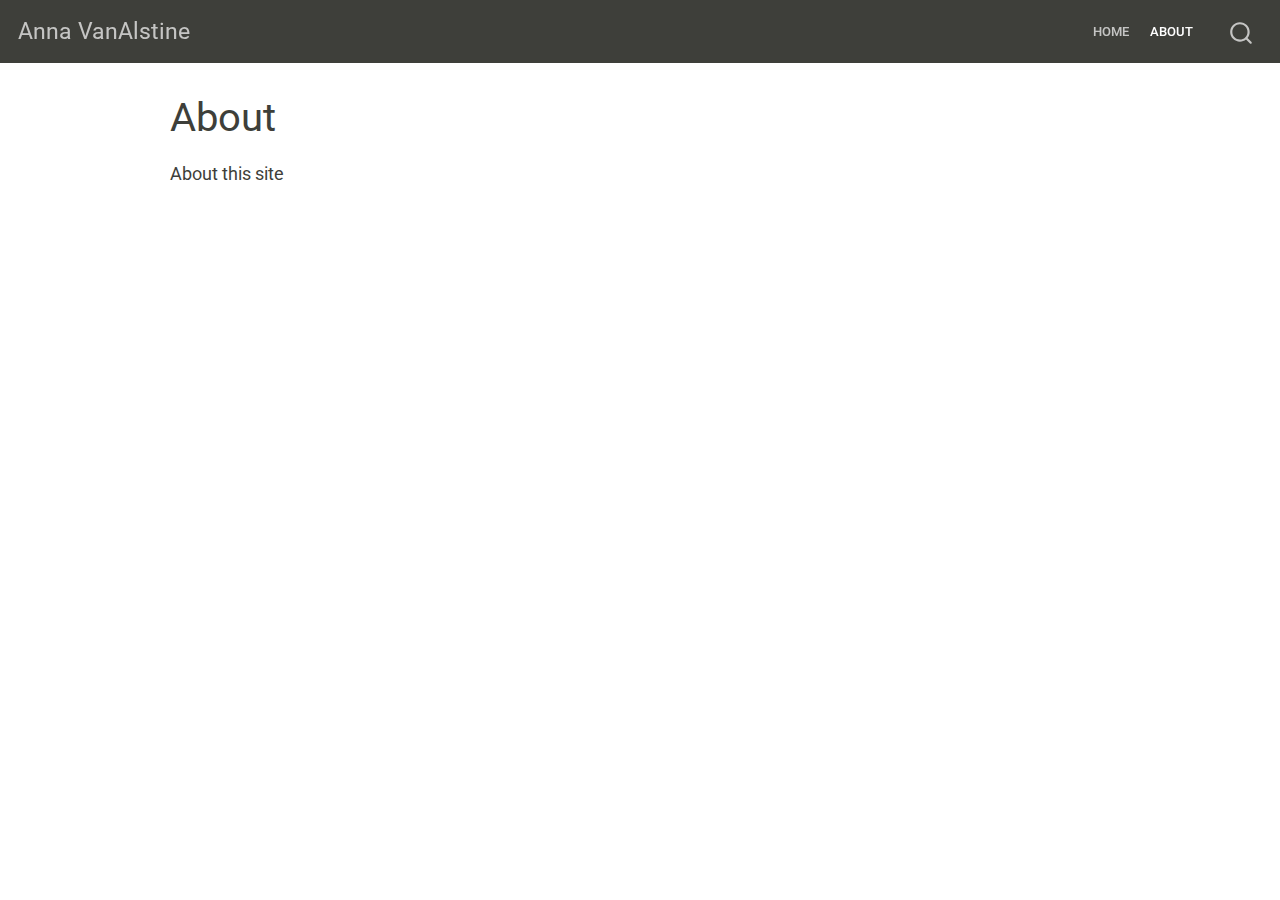
<file: docs/about.html>
<!DOCTYPE html>
<html xmlns="http://www.w3.org/1999/xhtml" lang="en" xml:lang="en"><head>

<meta charset="utf-8">
<meta name="generator" content="quarto-1.2.335">

<meta name="viewport" content="width=device-width, initial-scale=1.0, user-scalable=yes">


<title>Anna VanAlstine - About</title>
<style>
code{white-space: pre-wrap;}
span.smallcaps{font-variant: small-caps;}
div.columns{display: flex; gap: min(4vw, 1.5em);}
div.column{flex: auto; overflow-x: auto;}
div.hanging-indent{margin-left: 1.5em; text-indent: -1.5em;}
ul.task-list{list-style: none;}
ul.task-list li input[type="checkbox"] {
  width: 0.8em;
  margin: 0 0.8em 0.2em -1.6em;
  vertical-align: middle;
}
</style>


<script src="site_libs/quarto-nav/quarto-nav.js"></script>
<script src="site_libs/quarto-nav/headroom.min.js"></script>
<script src="site_libs/clipboard/clipboard.min.js"></script>
<script src="site_libs/quarto-search/autocomplete.umd.js"></script>
<script src="site_libs/quarto-search/fuse.min.js"></script>
<script src="site_libs/quarto-search/quarto-search.js"></script>
<meta name="quarto:offset" content="./">
<script src="site_libs/quarto-html/quarto.js"></script>
<script src="site_libs/quarto-html/popper.min.js"></script>
<script src="site_libs/quarto-html/tippy.umd.min.js"></script>
<script src="site_libs/quarto-html/anchor.min.js"></script>
<link href="site_libs/quarto-html/tippy.css" rel="stylesheet">
<link href="site_libs/quarto-html/quarto-syntax-highlighting.css" rel="stylesheet" id="quarto-text-highlighting-styles">
<script src="site_libs/bootstrap/bootstrap.min.js"></script>
<link href="site_libs/bootstrap/bootstrap-icons.css" rel="stylesheet">
<link href="site_libs/bootstrap/bootstrap.min.css" rel="stylesheet" id="quarto-bootstrap" data-mode="light">
<script id="quarto-search-options" type="application/json">{
  "location": "navbar",
  "copy-button": false,
  "collapse-after": 3,
  "panel-placement": "end",
  "type": "overlay",
  "limit": 20,
  "language": {
    "search-no-results-text": "No results",
    "search-matching-documents-text": "matching documents",
    "search-copy-link-title": "Copy link to search",
    "search-hide-matches-text": "Hide additional matches",
    "search-more-match-text": "more match in this document",
    "search-more-matches-text": "more matches in this document",
    "search-clear-button-title": "Clear",
    "search-detached-cancel-button-title": "Cancel",
    "search-submit-button-title": "Submit"
  }
}</script>


<link rel="stylesheet" href="styles.css">
</head>

<body class="nav-fixed">

<div id="quarto-search-results"></div>
  <header id="quarto-header" class="headroom fixed-top">
    <nav class="navbar navbar-expand-lg navbar-dark ">
      <div class="navbar-container container-fluid">
      <div class="navbar-brand-container">
    <a class="navbar-brand" href="./index.html">
    <span class="navbar-title">Anna VanAlstine</span>
    </a>
  </div>
          <button class="navbar-toggler" type="button" data-bs-toggle="collapse" data-bs-target="#navbarCollapse" aria-controls="navbarCollapse" aria-expanded="false" aria-label="Toggle navigation" onclick="if (window.quartoToggleHeadroom) { window.quartoToggleHeadroom(); }">
  <span class="navbar-toggler-icon"></span>
</button>
          <div class="collapse navbar-collapse" id="navbarCollapse">
            <ul class="navbar-nav navbar-nav-scroll ms-auto">
  <li class="nav-item">
    <a class="nav-link" href="./index.html">
 <span class="menu-text">Home</span></a>
  </li>  
  <li class="nav-item">
    <a class="nav-link active" href="./about.html" aria-current="page">
 <span class="menu-text">About</span></a>
  </li>  
</ul>
              <div id="quarto-search" class="" title="Search"></div>
          </div> <!-- /navcollapse -->
      </div> <!-- /container-fluid -->
    </nav>
</header>
<!-- content -->
<div id="quarto-content" class="quarto-container page-columns page-rows-contents page-layout-article page-navbar">
<!-- sidebar -->
<!-- margin-sidebar -->
    <div id="quarto-margin-sidebar" class="sidebar margin-sidebar">
        
    </div>
<!-- main -->
<main class="content" id="quarto-document-content">

<header id="title-block-header" class="quarto-title-block default">
<div class="quarto-title">
<h1 class="title">About</h1>
</div>



<div class="quarto-title-meta">

    
  
    
  </div>
  

</header>

<p>About this site</p>



</main> <!-- /main -->
<script id="quarto-html-after-body" type="application/javascript">
window.document.addEventListener("DOMContentLoaded", function (event) {
  const toggleBodyColorMode = (bsSheetEl) => {
    const mode = bsSheetEl.getAttribute("data-mode");
    const bodyEl = window.document.querySelector("body");
    if (mode === "dark") {
      bodyEl.classList.add("quarto-dark");
      bodyEl.classList.remove("quarto-light");
    } else {
      bodyEl.classList.add("quarto-light");
      bodyEl.classList.remove("quarto-dark");
    }
  }
  const toggleBodyColorPrimary = () => {
    const bsSheetEl = window.document.querySelector("link#quarto-bootstrap");
    if (bsSheetEl) {
      toggleBodyColorMode(bsSheetEl);
    }
  }
  toggleBodyColorPrimary();  
  const icon = "";
  const anchorJS = new window.AnchorJS();
  anchorJS.options = {
    placement: 'right',
    icon: icon
  };
  anchorJS.add('.anchored');
  const clipboard = new window.ClipboardJS('.code-copy-button', {
    target: function(trigger) {
      return trigger.previousElementSibling;
    }
  });
  clipboard.on('success', function(e) {
    // button target
    const button = e.trigger;
    // don't keep focus
    button.blur();
    // flash "checked"
    button.classList.add('code-copy-button-checked');
    var currentTitle = button.getAttribute("title");
    button.setAttribute("title", "Copied!");
    let tooltip;
    if (window.bootstrap) {
      button.setAttribute("data-bs-toggle", "tooltip");
      button.setAttribute("data-bs-placement", "left");
      button.setAttribute("data-bs-title", "Copied!");
      tooltip = new bootstrap.Tooltip(button, 
        { trigger: "manual", 
          customClass: "code-copy-button-tooltip",
          offset: [0, -8]});
      tooltip.show();    
    }
    setTimeout(function() {
      if (tooltip) {
        tooltip.hide();
        button.removeAttribute("data-bs-title");
        button.removeAttribute("data-bs-toggle");
        button.removeAttribute("data-bs-placement");
      }
      button.setAttribute("title", currentTitle);
      button.classList.remove('code-copy-button-checked');
    }, 1000);
    // clear code selection
    e.clearSelection();
  });
  function tippyHover(el, contentFn) {
    const config = {
      allowHTML: true,
      content: contentFn,
      maxWidth: 500,
      delay: 100,
      arrow: false,
      appendTo: function(el) {
          return el.parentElement;
      },
      interactive: true,
      interactiveBorder: 10,
      theme: 'quarto',
      placement: 'bottom-start'
    };
    window.tippy(el, config); 
  }
  const noterefs = window.document.querySelectorAll('a[role="doc-noteref"]');
  for (var i=0; i<noterefs.length; i++) {
    const ref = noterefs[i];
    tippyHover(ref, function() {
      // use id or data attribute instead here
      let href = ref.getAttribute('data-footnote-href') || ref.getAttribute('href');
      try { href = new URL(href).hash; } catch {}
      const id = href.replace(/^#\/?/, "");
      const note = window.document.getElementById(id);
      return note.innerHTML;
    });
  }
  const findCites = (el) => {
    const parentEl = el.parentElement;
    if (parentEl) {
      const cites = parentEl.dataset.cites;
      if (cites) {
        return {
          el,
          cites: cites.split(' ')
        };
      } else {
        return findCites(el.parentElement)
      }
    } else {
      return undefined;
    }
  };
  var bibliorefs = window.document.querySelectorAll('a[role="doc-biblioref"]');
  for (var i=0; i<bibliorefs.length; i++) {
    const ref = bibliorefs[i];
    const citeInfo = findCites(ref);
    if (citeInfo) {
      tippyHover(citeInfo.el, function() {
        var popup = window.document.createElement('div');
        citeInfo.cites.forEach(function(cite) {
          var citeDiv = window.document.createElement('div');
          citeDiv.classList.add('hanging-indent');
          citeDiv.classList.add('csl-entry');
          var biblioDiv = window.document.getElementById('ref-' + cite);
          if (biblioDiv) {
            citeDiv.innerHTML = biblioDiv.innerHTML;
          }
          popup.appendChild(citeDiv);
        });
        return popup.innerHTML;
      });
    }
  }
});
</script>
</div> <!-- /content -->



</body></html>
</file>
<file: _docs/site_libs/quarto-html/tippy.css>
.tippy-box[data-animation=fade][data-state=hidden]{opacity:0}[data-tippy-root]{max-width:calc(100vw - 10px)}.tippy-box{position:relative;background-color:#333;color:#fff;border-radius:4px;font-size:14px;line-height:1.4;white-space:normal;outline:0;transition-property:transform,visibility,opacity}.tippy-box[data-placement^=top]>.tippy-arrow{bottom:0}.tippy-box[data-placement^=top]>.tippy-arrow:before{bottom:-7px;left:0;border-width:8px 8px 0;border-top-color:initial;transform-origin:center top}.tippy-box[data-placement^=bottom]>.tippy-arrow{top:0}.tippy-box[data-placement^=bottom]>.tippy-arrow:before{top:-7px;left:0;border-width:0 8px 8px;border-bottom-color:initial;transform-origin:center bottom}.tippy-box[data-placement^=left]>.tippy-arrow{right:0}.tippy-box[data-placement^=left]>.tippy-arrow:before{border-width:8px 0 8px 8px;border-left-color:initial;right:-7px;transform-origin:center left}.tippy-box[data-placement^=right]>.tippy-arrow{left:0}.tippy-box[data-placement^=right]>.tippy-arrow:before{left:-7px;border-width:8px 8px 8px 0;border-right-color:initial;transform-origin:center right}.tippy-box[data-inertia][data-state=visible]{transition-timing-function:cubic-bezier(.54,1.5,.38,1.11)}.tippy-arrow{width:16px;height:16px;color:#333}.tippy-arrow:before{content:"";position:absolute;border-color:transparent;border-style:solid}.tippy-content{position:relative;padding:5px 9px;z-index:1}
</file>
<file: _docs/site_libs/quarto-html/quarto-syntax-highlighting.css>
/* quarto syntax highlight colors */
:root {
  --quarto-hl-ot-color: #003B4F;
  --quarto-hl-at-color: #657422;
  --quarto-hl-ss-color: #20794D;
  --quarto-hl-an-color: #5E5E5E;
  --quarto-hl-fu-color: #4758AB;
  --quarto-hl-st-color: #20794D;
  --quarto-hl-cf-color: #003B4F;
  --quarto-hl-op-color: #5E5E5E;
  --quarto-hl-er-color: #AD0000;
  --quarto-hl-bn-color: #AD0000;
  --quarto-hl-al-color: #AD0000;
  --quarto-hl-va-color: #111111;
  --quarto-hl-bu-color: inherit;
  --quarto-hl-ex-color: inherit;
  --quarto-hl-pp-color: #AD0000;
  --quarto-hl-in-color: #5E5E5E;
  --quarto-hl-vs-color: #20794D;
  --quarto-hl-wa-color: #5E5E5E;
  --quarto-hl-do-color: #5E5E5E;
  --quarto-hl-im-color: #00769E;
  --quarto-hl-ch-color: #20794D;
  --quarto-hl-dt-color: #AD0000;
  --quarto-hl-fl-color: #AD0000;
  --quarto-hl-co-color: #5E5E5E;
  --quarto-hl-cv-color: #5E5E5E;
  --quarto-hl-cn-color: #8f5902;
  --quarto-hl-sc-color: #5E5E5E;
  --quarto-hl-dv-color: #AD0000;
  --quarto-hl-kw-color: #003B4F;
}

/* other quarto variables */
:root {
  --quarto-font-monospace: SFMono-Regular, Menlo, Monaco, Consolas, "Liberation Mono", "Courier New", monospace;
}

pre > code.sourceCode > span {
  color: #003B4F;
}

code span {
  color: #003B4F;
}

code.sourceCode > span {
  color: #003B4F;
}

div.sourceCode,
div.sourceCode pre.sourceCode {
  color: #003B4F;
}

code span.ot {
  color: #003B4F;
}

code span.at {
  color: #657422;
}

code span.ss {
  color: #20794D;
}

code span.an {
  color: #5E5E5E;
}

code span.fu {
  color: #4758AB;
}

code span.st {
  color: #20794D;
}

code span.cf {
  color: #003B4F;
}

code span.op {
  color: #5E5E5E;
}

code span.er {
  color: #AD0000;
}

code span.bn {
  color: #AD0000;
}

code span.al {
  color: #AD0000;
}

code span.va {
  color: #111111;
}

code span.pp {
  color: #AD0000;
}

code span.in {
  color: #5E5E5E;
}

code span.vs {
  color: #20794D;
}

code span.wa {
  color: #5E5E5E;
  font-style: italic;
}

code span.do {
  color: #5E5E5E;
  font-style: italic;
}

code span.im {
  color: #00769E;
}

code span.ch {
  color: #20794D;
}

code span.dt {
  color: #AD0000;
}

code span.fl {
  color: #AD0000;
}

code span.co {
  color: #5E5E5E;
}

code span.cv {
  color: #5E5E5E;
  font-style: italic;
}

code span.cn {
  color: #8f5902;
}

code span.sc {
  color: #5E5E5E;
}

code span.dv {
  color: #AD0000;
}

code span.kw {
  color: #003B4F;
}

.prevent-inlining {
  content: "</";
}

/*# sourceMappingURL=debc5d5d77c3f9108843748ff7464032.css.map */
</file>
<file: _docs/styles.css>
/* css styles */
</file>
<file: docs/site_libs/quarto-html/tippy.css>
.tippy-box[data-animation=fade][data-state=hidden]{opacity:0}[data-tippy-root]{max-width:calc(100vw - 10px)}.tippy-box{position:relative;background-color:#333;color:#fff;border-radius:4px;font-size:14px;line-height:1.4;white-space:normal;outline:0;transition-property:transform,visibility,opacity}.tippy-box[data-placement^=top]>.tippy-arrow{bottom:0}.tippy-box[data-placement^=top]>.tippy-arrow:before{bottom:-7px;left:0;border-width:8px 8px 0;border-top-color:initial;transform-origin:center top}.tippy-box[data-placement^=bottom]>.tippy-arrow{top:0}.tippy-box[data-placement^=bottom]>.tippy-arrow:before{top:-7px;left:0;border-width:0 8px 8px;border-bottom-color:initial;transform-origin:center bottom}.tippy-box[data-placement^=left]>.tippy-arrow{right:0}.tippy-box[data-placement^=left]>.tippy-arrow:before{border-width:8px 0 8px 8px;border-left-color:initial;right:-7px;transform-origin:center left}.tippy-box[data-placement^=right]>.tippy-arrow{left:0}.tippy-box[data-placement^=right]>.tippy-arrow:before{left:-7px;border-width:8px 8px 8px 0;border-right-color:initial;transform-origin:center right}.tippy-box[data-inertia][data-state=visible]{transition-timing-function:cubic-bezier(.54,1.5,.38,1.11)}.tippy-arrow{width:16px;height:16px;color:#333}.tippy-arrow:before{content:"";position:absolute;border-color:transparent;border-style:solid}.tippy-content{position:relative;padding:5px 9px;z-index:1}
</file>
<file: docs/site_libs/quarto-html/quarto-syntax-highlighting.css>
/* quarto syntax highlight colors */
:root {
  --quarto-hl-ot-color: #003B4F;
  --quarto-hl-at-color: #657422;
  --quarto-hl-ss-color: #20794D;
  --quarto-hl-an-color: #5E5E5E;
  --quarto-hl-fu-color: #4758AB;
  --quarto-hl-st-color: #20794D;
  --quarto-hl-cf-color: #003B4F;
  --quarto-hl-op-color: #5E5E5E;
  --quarto-hl-er-color: #AD0000;
  --quarto-hl-bn-color: #AD0000;
  --quarto-hl-al-color: #AD0000;
  --quarto-hl-va-color: #111111;
  --quarto-hl-bu-color: inherit;
  --quarto-hl-ex-color: inherit;
  --quarto-hl-pp-color: #AD0000;
  --quarto-hl-in-color: #5E5E5E;
  --quarto-hl-vs-color: #20794D;
  --quarto-hl-wa-color: #5E5E5E;
  --quarto-hl-do-color: #5E5E5E;
  --quarto-hl-im-color: #00769E;
  --quarto-hl-ch-color: #20794D;
  --quarto-hl-dt-color: #AD0000;
  --quarto-hl-fl-color: #AD0000;
  --quarto-hl-co-color: #5E5E5E;
  --quarto-hl-cv-color: #5E5E5E;
  --quarto-hl-cn-color: #8f5902;
  --quarto-hl-sc-color: #5E5E5E;
  --quarto-hl-dv-color: #AD0000;
  --quarto-hl-kw-color: #003B4F;
}

/* other quarto variables */
:root {
  --quarto-font-monospace: SFMono-Regular, Menlo, Monaco, Consolas, "Liberation Mono", "Courier New", monospace;
}

pre > code.sourceCode > span {
  color: #003B4F;
}

code span {
  color: #003B4F;
}

code.sourceCode > span {
  color: #003B4F;
}

div.sourceCode,
div.sourceCode pre.sourceCode {
  color: #003B4F;
}

code span.ot {
  color: #003B4F;
}

code span.at {
  color: #657422;
}

code span.ss {
  color: #20794D;
}

code span.an {
  color: #5E5E5E;
}

code span.fu {
  color: #4758AB;
}

code span.st {
  color: #20794D;
}

code span.cf {
  color: #003B4F;
}

code span.op {
  color: #5E5E5E;
}

code span.er {
  color: #AD0000;
}

code span.bn {
  color: #AD0000;
}

code span.al {
  color: #AD0000;
}

code span.va {
  color: #111111;
}

code span.pp {
  color: #AD0000;
}

code span.in {
  color: #5E5E5E;
}

code span.vs {
  color: #20794D;
}

code span.wa {
  color: #5E5E5E;
  font-style: italic;
}

code span.do {
  color: #5E5E5E;
  font-style: italic;
}

code span.im {
  color: #00769E;
}

code span.ch {
  color: #20794D;
}

code span.dt {
  color: #AD0000;
}

code span.fl {
  color: #AD0000;
}

code span.co {
  color: #5E5E5E;
}

code span.cv {
  color: #5E5E5E;
  font-style: italic;
}

code span.cn {
  color: #8f5902;
}

code span.sc {
  color: #5E5E5E;
}

code span.dv {
  color: #AD0000;
}

code span.kw {
  color: #003B4F;
}

.prevent-inlining {
  content: "</";
}

/*# sourceMappingURL=debc5d5d77c3f9108843748ff7464032.css.map */
</file>
<file: docs/styles.css>
/* css styles */
</file>
